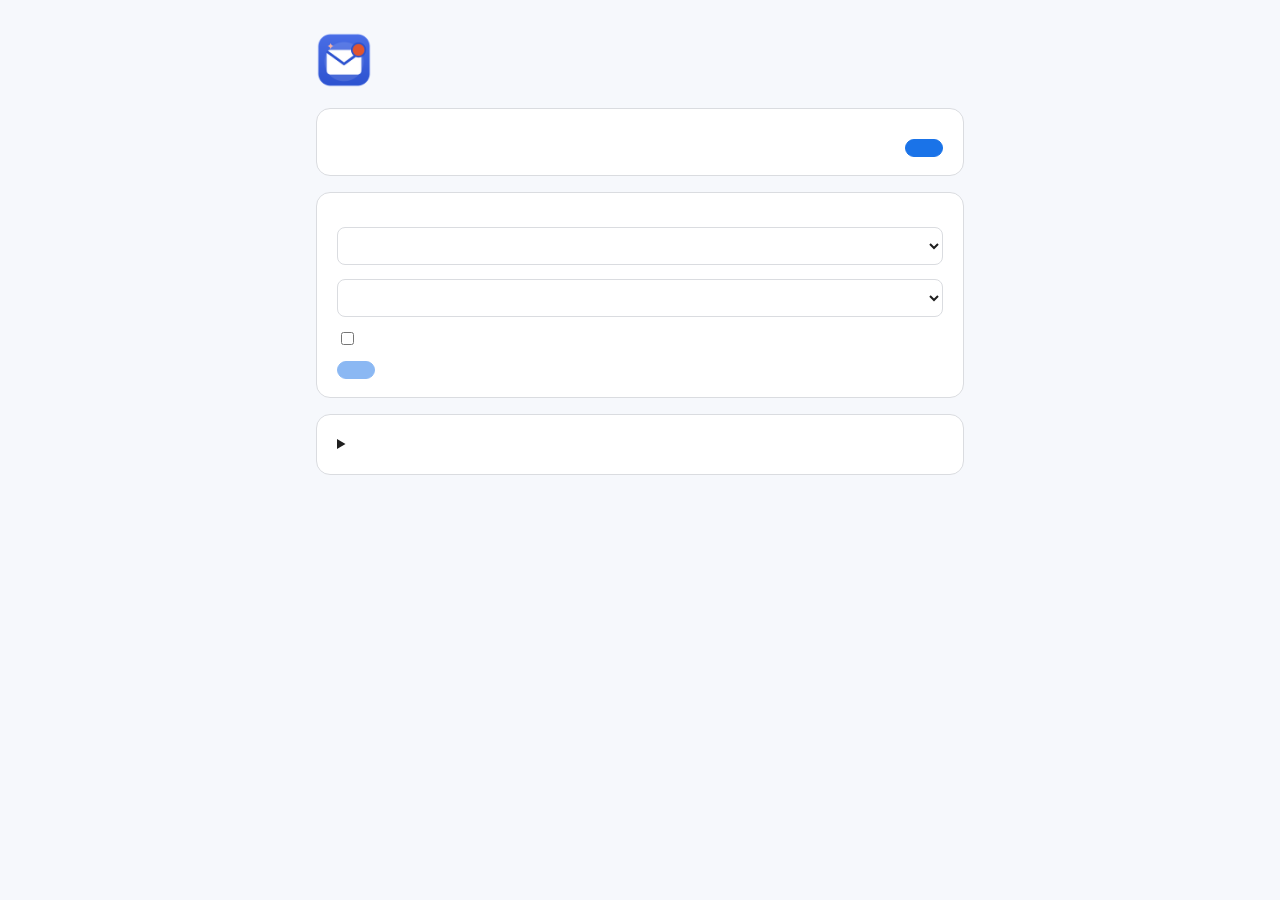
<file: extension/export.html>
<!doctype html>
<html>
<head>
  <meta charset="utf-8">
  <meta name="viewport" content="width=device-width, initial-scale=1">
  <title>Mailtice</title>
  <link rel="icon" href="icons/32.png">
  <link rel="stylesheet" href="src/style.css">
</head>
<body>
  <main>
    <header>
      <img src="icons/128.png" alt="" width="56" height="56">
      <div>
        <h1 data-i18n="title"></h1>
        <p class="muted" data-i18n="lead"></p>
      </div>
    </header>

    <section class="card">
      <h2 data-i18n="stepAccount"></h2>
      <div class="row">
        <span id="account" class="grow muted"></span>
        <button id="signin" class="primary" data-i18n="signIn"></button>
      </div>
    </section>

    <section class="card">
      <h2 data-i18n="stepWhat"></h2>
      <label class="field"><span data-i18n="range"></span>
        <select id="range">
          <option value="7" data-i18n="range7"></option>
          <option value="30" data-i18n="range30" selected></option>
          <option value="60" data-i18n="range60"></option>
          <option value="90" data-i18n="range90"></option>
          <option value="180" data-i18n="range180"></option>
          <option value="365" data-i18n="range365"></option>
          <option value="0" data-i18n="rangeAll"></option>
        </select>
      </label>
      <label class="field"><span data-i18n="attachments"></span>
        <select id="attachments">
          <option value="0" data-i18n="attNone"></option>
          <option value="10" data-i18n="att10" selected></option>
          <option value="25" data-i18n="att25"></option>
          <option value="-1" data-i18n="attAll"></option>
        </select>
      </label>
      <label class="check"><input type="checkbox" id="spamTrash"> <span data-i18n="spamTrash"></span></label>
      <p class="muted small" data-i18n="privacy"></p>
      <div class="row">
        <button id="start" class="primary" data-i18n="start" disabled></button>
        <button id="cancel" data-i18n="cancel" hidden></button>
      </div>
      <div id="status" class="status" hidden>
        <progress id="bar" max="1" value="0"></progress>
        <p id="statusText"></p>
        <p id="keepOpen" class="muted small" data-i18n="keepOpen" hidden></p>
      </div>
    </section>

    <details class="card" id="setupBox">
      <summary data-i18n="setup"></summary>
      <p class="small" data-i18n="setupText"></p>
      <div class="row">
        <code id="redirect" class="grow" dir="ltr"></code>
        <button id="copy" data-i18n="copy"></button>
      </div>
      <label class="field"><span data-i18n="clientId"></span>
        <input id="clientId" dir="ltr" spellcheck="false" placeholder="1234-abc.apps.googleusercontent.com">
      </label>
      <div class="row"><button id="saveClient" data-i18n="save"></button> <span id="savedNote" class="muted small"></span></div>
    </details>
  </main>
  <script type="module" src="src/export-page.js"></script>
</body>
</html>
</file>
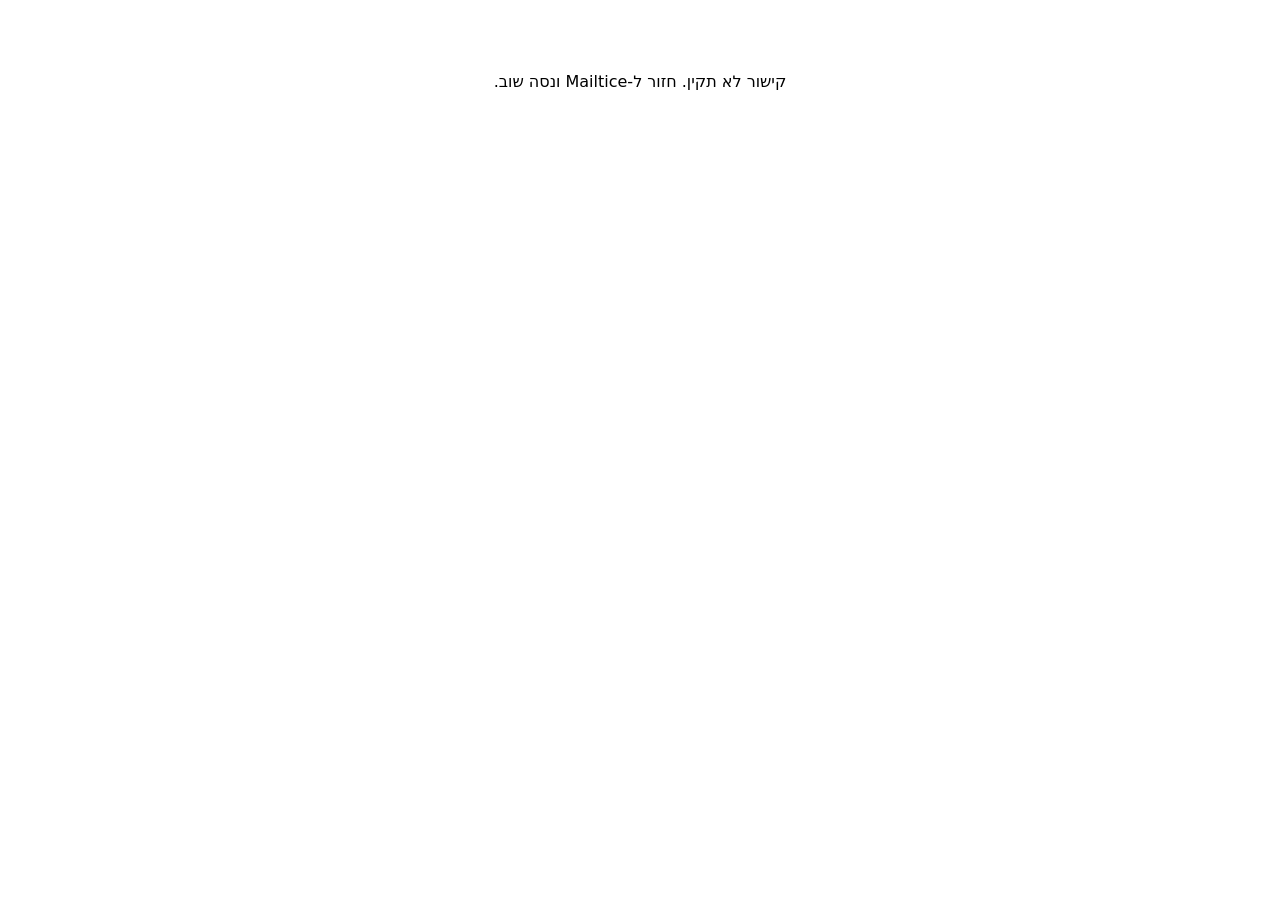
<file: website/oauth-relay.html>
<!doctype html>
<!--
  Yahoo accepts only https redirect URIs, but the desktop app listens on http://127.0.0.1:<port>.
  Host this page (e.g. GitHub Pages) and register its URL as the Yahoo redirect. The app puts its
  loopback port in `state` as "<port>.<random>", and this page forwards the query to that port.
  Nothing is stored or sent anywhere else.
-->
<html lang="he" dir="rtl">
<head>
  <meta charset="utf-8">
  <meta name="referrer" content="no-referrer">
  <title>Mailtice</title>
</head>
<body style="font-family: system-ui; text-align: center; padding: 48px">
  <p id="msg">מעביר ל-Mailtice…</p>
  <script>
    (function () {
      var params = new URLSearchParams(location.search);
      var port = (params.get("state") || "").split(".")[0];
      if (!/^\d{2,5}$/.test(port)) {
        document.getElementById("msg").textContent = "קישור לא תקין. חזור ל-Mailtice ונסה שוב.";
        return;
      }
      location.replace("http://127.0.0.1:" + port + "/" + location.search);
    })();
  </script>
</body>
</html>
</file>
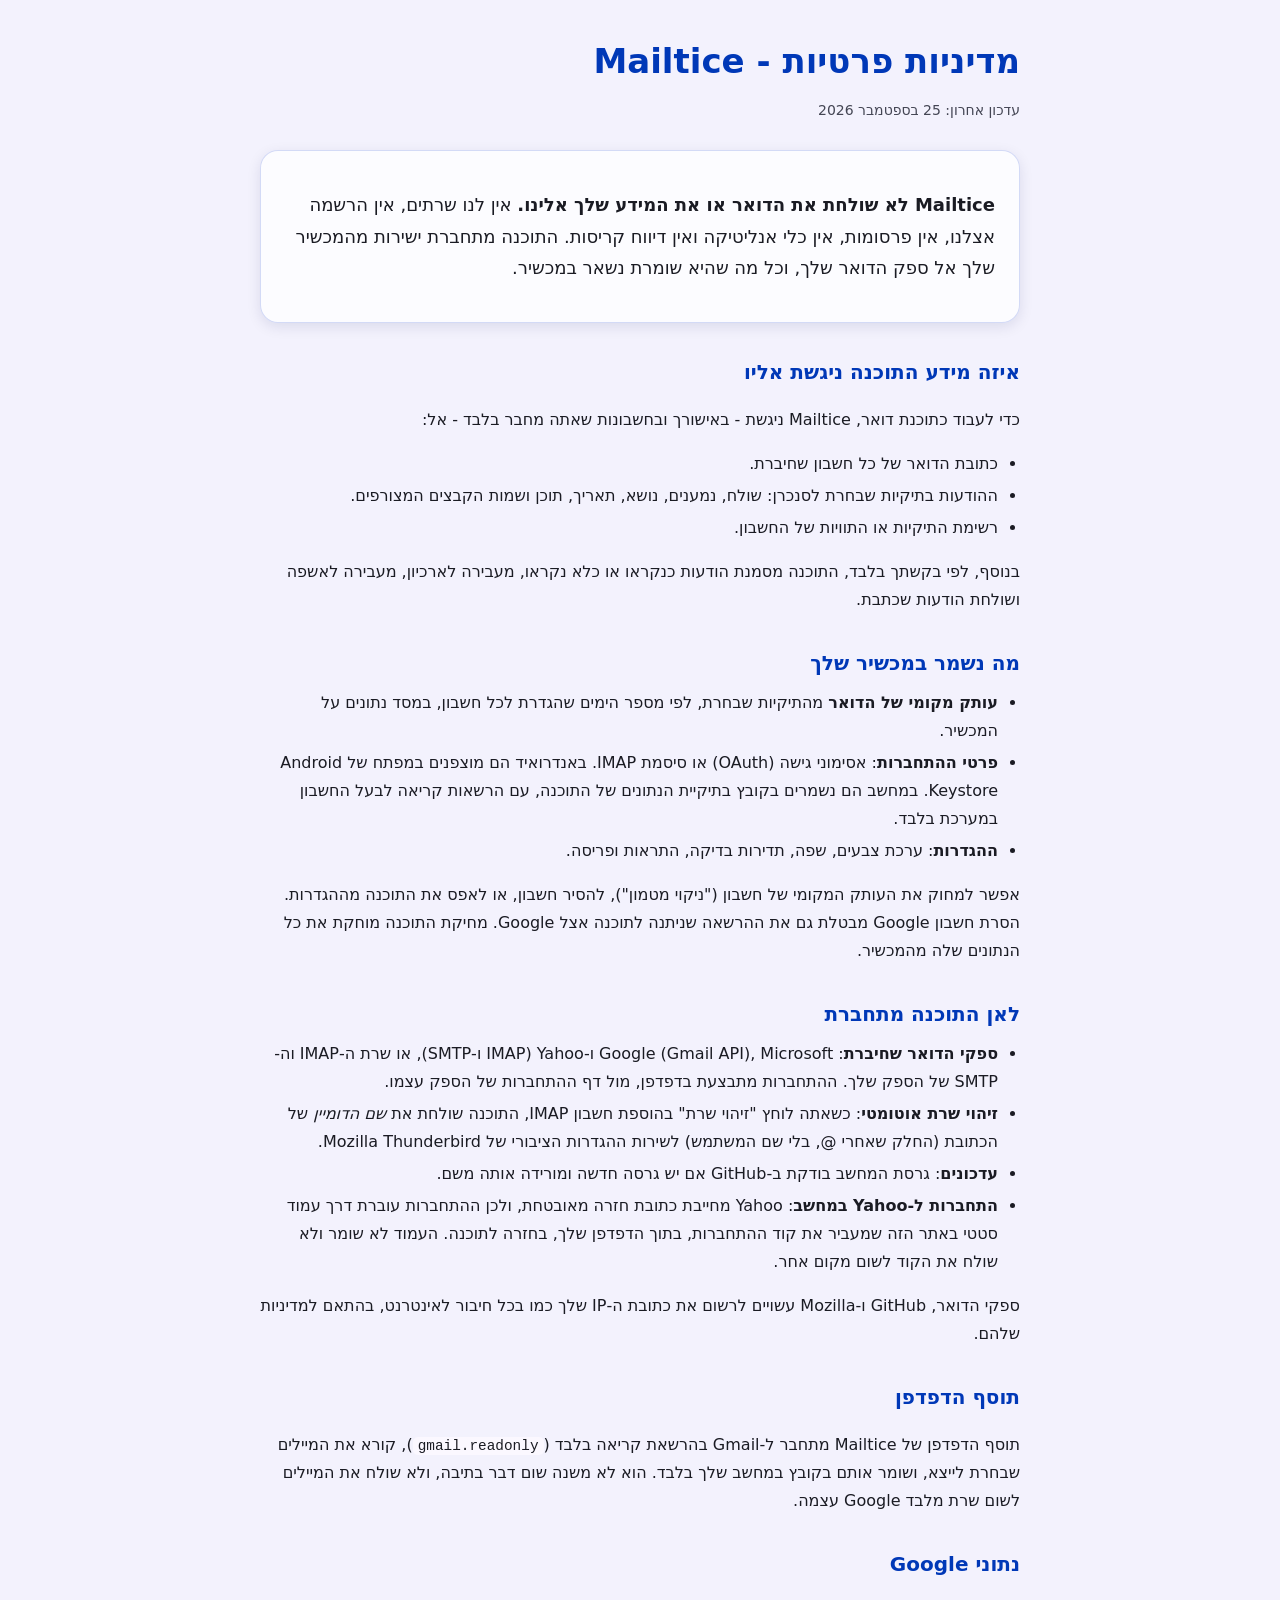
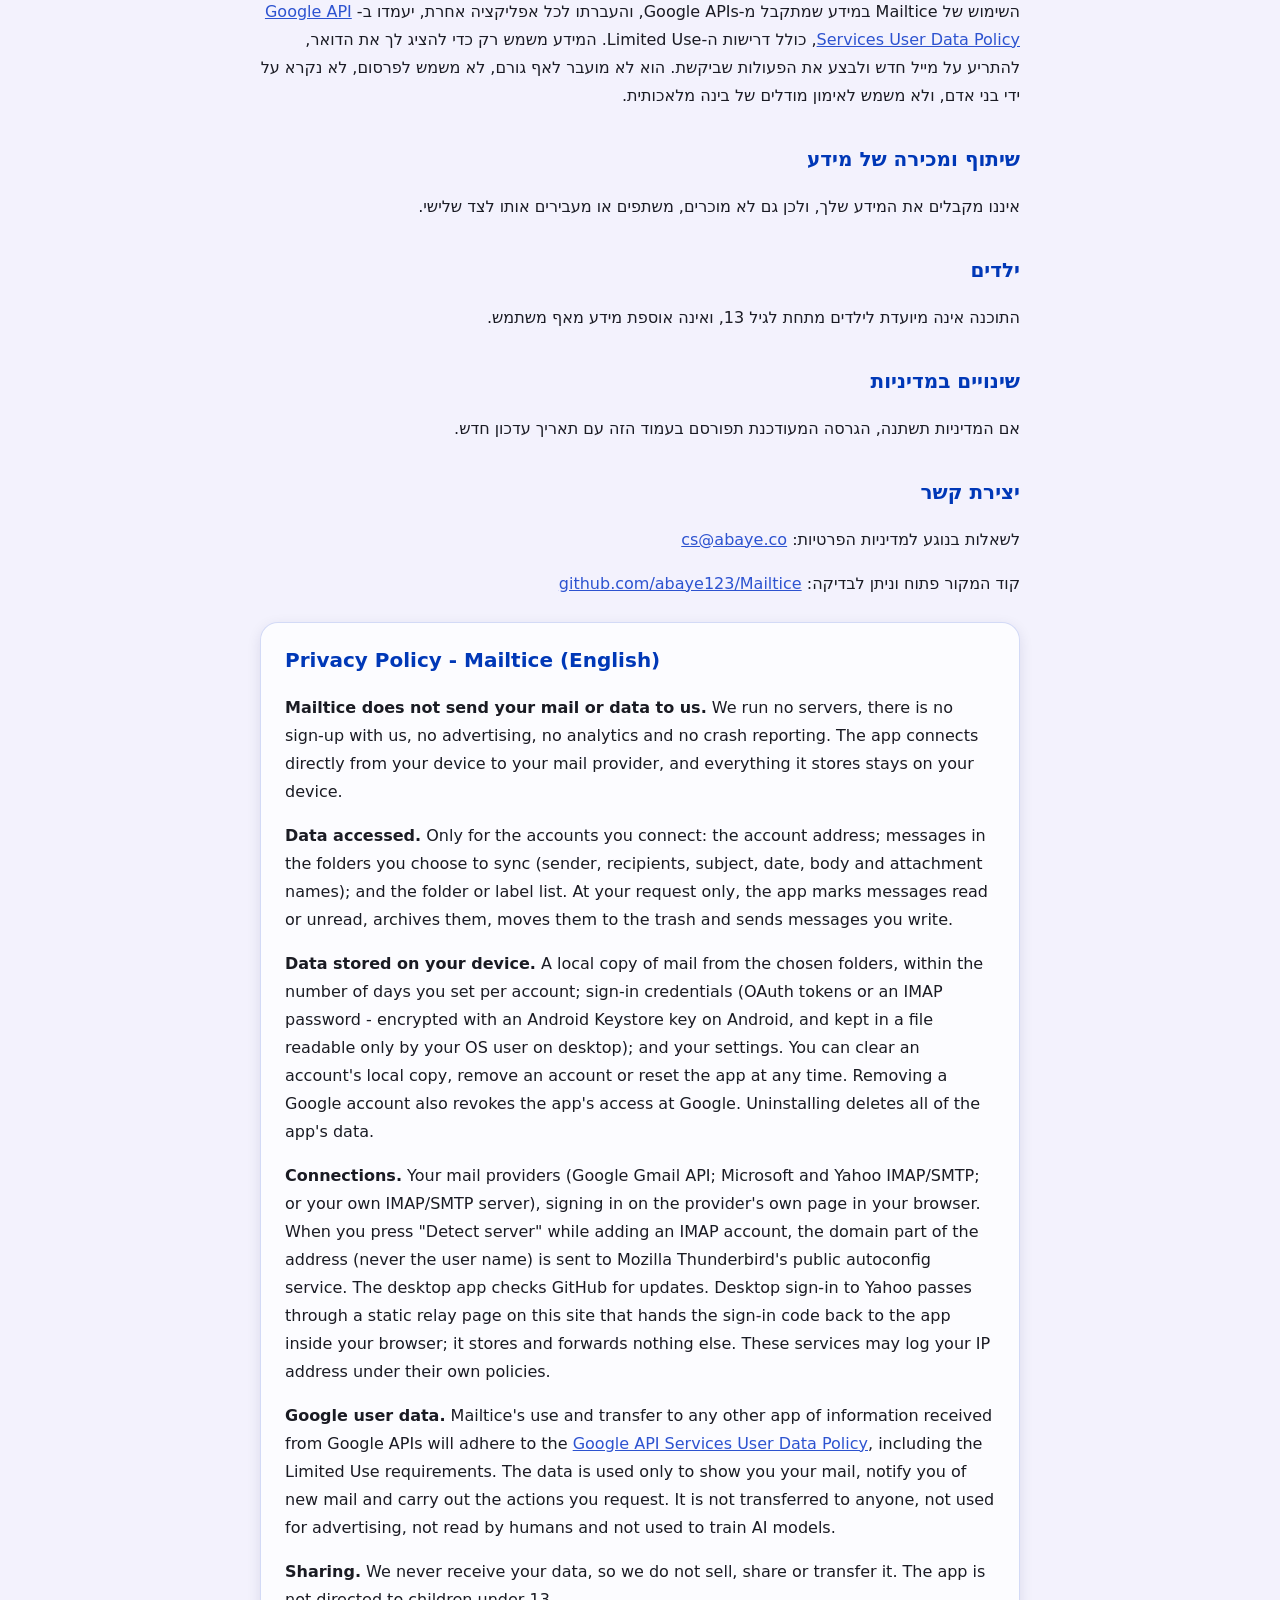
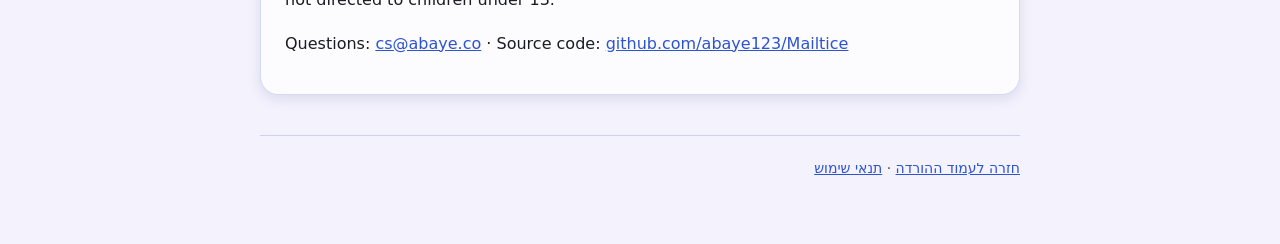
<file: website/privacy.html>
<!DOCTYPE html>
<html lang="he" dir="rtl">
<head>
<meta charset="utf-8" />
<meta name="viewport" content="width=device-width, initial-scale=1" />
<title>Mailtice | מדיניות פרטיות</title>
<link rel="icon" href="AppIcon.png" />
<style>
  :root {
    /* Same tokens as index.html, kept in step with it by hand. */
    --brand-900: #001452;
    --brand-700: #0038B7;
    --brand-500: #2D53D0;
    --brand-300: #B7C4FF;

    --paper: #F3F2FD;
    --paper-soft: #FBF8FF;
    --ink: #1A1B23;
    --ink-soft: #444654;

    --card: rgba(255, 255, 255, 0.74);
    --card-border: rgba(45, 83, 208, 0.20);
    --shadow-sm: 0 4px 14px rgba(0, 20, 82, 0.10);
    --radius-lg: 18px;

    --font: "Segoe UI Variable", "Segoe UI", "Assistant", "Rubik",
            system-ui, -apple-system, "Helvetica Neue", Arial, sans-serif;
  }

  @media (prefers-color-scheme: dark) {
    :root {
      --paper: #12131A;
      --paper-soft: #1A1B23;
      --ink: #E2E1EC;
      --ink-soft: #C4C5D6;
      --card: rgba(30, 31, 39, 0.66);
      --card-border: rgba(75, 109, 234, 0.26);
      --shadow-sm: 0 4px 14px rgba(0, 0, 0, 0.32);
    }
  }

  * { box-sizing: border-box; }
  html, body { margin: 0; padding: 0; }

  body {
    font-family: var(--font);
    background: var(--paper);
    color: var(--ink);
    line-height: 1.75;
    padding: 32px 20px 64px;
  }

  main { max-width: 760px; margin: 0 auto; }

  h1 {
    font-size: clamp(26px, 5vw, 34px);
    color: var(--brand-700);
    margin: 0 0 6px;
  }

  h2 {
    font-size: 20px;
    color: var(--brand-700);
    margin: 32px 0 8px;
  }

  @media (prefers-color-scheme: dark) {
    h1, h2 { color: var(--brand-300); }
  }

  .updated { color: var(--ink-soft); font-size: 14px; margin: 0 0 28px; }

  .card {
    background: var(--card);
    border: 1px solid var(--card-border);
    border-radius: var(--radius-lg);
    box-shadow: var(--shadow-sm);
    padding: 20px 24px;
    margin: 24px 0;
  }

  .lede { font-size: 18px; }

  ul { padding-inline-start: 22px; margin: 8px 0; }
  li { margin: 4px 0; }

  a { color: var(--brand-500); }
  @media (prefers-color-scheme: dark) { a { color: var(--brand-300); } }

  code {
    font-family: "Cascadia Code", Consolas, monospace;
    font-size: 0.9em;
    background: var(--paper-soft);
    padding: 1px 5px;
    border-radius: 5px;
  }

  footer {
    margin-top: 40px;
    padding-top: 20px;
    border-top: 1px solid var(--card-border);
    color: var(--ink-soft);
    font-size: 14px;
  }

  .en { direction: ltr; text-align: left; }
</style>
</head>
<body>
<main>

  <h1>מדיניות פרטיות - Mailtice</h1>
  <p class="updated">עדכון אחרון: 25 בספטמבר 2026</p>

  <div class="card">
    <p class="lede">
      <strong>Mailtice לא שולחת את הדואר או את המידע שלך אלינו.</strong>
      אין לנו שרתים, אין הרשמה אצלנו, אין פרסומות, אין כלי אנליטיקה ואין דיווח קריסות.
      התוכנה מתחברת ישירות מהמכשיר שלך אל ספק הדואר שלך, וכל מה שהיא שומרת נשאר במכשיר.
    </p>
  </div>

  <h2>איזה מידע התוכנה ניגשת אליו</h2>
  <p>כדי לעבוד כתוכנת דואר, Mailtice ניגשת - באישורך ובחשבונות שאתה מחבר בלבד - אל:</p>
  <ul>
    <li>כתובת הדואר של כל חשבון שחיברת.</li>
    <li>ההודעות בתיקיות שבחרת לסנכרן: שולח, נמענים, נושא, תאריך, תוכן ושמות הקבצים המצורפים.</li>
    <li>רשימת התיקיות או התוויות של החשבון.</li>
  </ul>
  <p>
    בנוסף, לפי בקשתך בלבד, התוכנה מסמנת הודעות כנקראו או כלא נקראו, מעבירה לארכיון,
    מעבירה לאשפה ושולחת הודעות שכתבת.
  </p>

  <h2>מה נשמר במכשיר שלך</h2>
  <ul>
    <li><strong>עותק מקומי של הדואר</strong> מהתיקיות שבחרת, לפי מספר הימים שהגדרת לכל חשבון, במסד נתונים על המכשיר.</li>
    <li><strong>פרטי ההתחברות</strong>: אסימוני גישה (OAuth) או סיסמת IMAP. באנדרואיד הם מוצפנים במפתח של Android Keystore.
      במחשב הם נשמרים בקובץ בתיקיית הנתונים של התוכנה, עם הרשאות קריאה לבעל החשבון במערכת בלבד.</li>
    <li><strong>ההגדרות</strong>: ערכת צבעים, שפה, תדירות בדיקה, התראות ופריסה.</li>
  </ul>
  <p>
    אפשר למחוק את העותק המקומי של חשבון ("ניקוי מטמון"), להסיר חשבון, או לאפס את התוכנה מההגדרות.
    הסרת חשבון Google מבטלת גם את ההרשאה שניתנה לתוכנה אצל Google.
    מחיקת התוכנה מוחקת את כל הנתונים שלה מהמכשיר.
  </p>

  <h2>לאן התוכנה מתחברת</h2>
  <ul>
    <li><strong>ספקי הדואר שחיברת</strong>: Google (Gmail API), Microsoft ו-Yahoo (IMAP ו-SMTP), או שרת ה-IMAP וה-SMTP של הספק שלך.
      ההתחברות מתבצעת בדפדפן, מול דף ההתחברות של הספק עצמו.</li>
    <li><strong>זיהוי שרת אוטומטי</strong>: כשאתה לוחץ "זיהוי שרת" בהוספת חשבון IMAP, התוכנה שולחת את <em>שם הדומיין</em> של הכתובת
      (החלק שאחרי @, בלי שם המשתמש) לשירות ההגדרות הציבורי של Mozilla Thunderbird.</li>
    <li><strong>עדכונים</strong>: גרסת המחשב בודקת ב-GitHub אם יש גרסה חדשה ומורידה אותה משם.</li>
    <li><strong>התחברות ל-Yahoo במחשב</strong>: Yahoo מחייבת כתובת חזרה מאובטחת, ולכן ההתחברות עוברת דרך עמוד סטטי באתר הזה
      שמעביר את קוד ההתחברות, בתוך הדפדפן שלך, בחזרה לתוכנה. העמוד לא שומר ולא שולח את הקוד לשום מקום אחר.</li>
  </ul>
  <p>
    ספקי הדואר, GitHub ו-Mozilla עשויים לרשום את כתובת ה-IP שלך כמו בכל חיבור לאינטרנט, בהתאם למדיניות שלהם.
  </p>

  <h2>תוסף הדפדפן</h2>
  <p>
    תוסף הדפדפן של Mailtice מתחבר ל-Gmail בהרשאת קריאה בלבד (<code>gmail.readonly</code>), קורא את המיילים שבחרת לייצא,
    ושומר אותם בקובץ במחשב שלך בלבד. הוא לא משנה שום דבר בתיבה, ולא שולח את המיילים לשום שרת מלבד Google עצמה.
  </p>

  <h2>נתוני Google</h2>
  <p>
    השימוש של Mailtice במידע שמתקבל מ-Google APIs, והעברתו לכל אפליקציה אחרת, יעמדו ב-
    <a href="https://developers.google.com/terms/api-services-user-data-policy" target="_blank" rel="noopener">Google API Services User Data Policy</a>,
    כולל דרישות ה-Limited Use.
    המידע משמש רק כדי להציג לך את הדואר, להתריע על מייל חדש ולבצע את הפעולות שביקשת. הוא לא מועבר לאף גורם,
    לא משמש לפרסום, לא נקרא על ידי בני אדם, ולא משמש לאימון מודלים של בינה מלאכותית.
  </p>

  <h2>שיתוף ומכירה של מידע</h2>
  <p>איננו מקבלים את המידע שלך, ולכן גם לא מוכרים, משתפים או מעבירים אותו לצד שלישי.</p>

  <h2>ילדים</h2>
  <p>התוכנה אינה מיועדת לילדים מתחת לגיל 13, ואינה אוספת מידע מאף משתמש.</p>

  <h2>שינויים במדיניות</h2>
  <p>אם המדיניות תשתנה, הגרסה המעודכנת תפורסם בעמוד הזה עם תאריך עדכון חדש.</p>

  <h2>יצירת קשר</h2>
  <p>לשאלות בנוגע למדיניות הפרטיות: <a href="mailto:cs@abaye.co">cs@abaye.co</a></p>
  <p>קוד המקור פתוח וניתן לבדיקה: <a href="https://github.com/abaye123/Mailtice">github.com/abaye123/Mailtice</a></p>

  <div class="card en" lang="en">
    <h2 style="margin-top:0">Privacy Policy - Mailtice (English)</h2>
    <p><strong>Mailtice does not send your mail or data to us.</strong> We run no servers, there is no sign-up with us,
      no advertising, no analytics and no crash reporting. The app connects directly from your device to your mail
      provider, and everything it stores stays on your device.</p>
    <p><strong>Data accessed.</strong> Only for the accounts you connect: the account address; messages in the folders
      you choose to sync (sender, recipients, subject, date, body and attachment names); and the folder or label list.
      At your request only, the app marks messages read or unread, archives them, moves them to the trash and sends
      messages you write.</p>
    <p><strong>Data stored on your device.</strong> A local copy of mail from the chosen folders, within the number of
      days you set per account; sign-in credentials (OAuth tokens or an IMAP password - encrypted with an Android
      Keystore key on Android, and kept in a file readable only by your OS user on desktop); and your settings. You can
      clear an account's local copy, remove an account or reset the app at any time. Removing a Google account also
      revokes the app's access at Google. Uninstalling deletes all of the app's data.</p>
    <p><strong>Connections.</strong> Your mail providers (Google Gmail API; Microsoft and Yahoo IMAP/SMTP; or your own
      IMAP/SMTP server), signing in on the provider's own page in your browser. When you press "Detect server" while
      adding an IMAP account, the domain part of the address (never the user name) is sent to Mozilla Thunderbird's
      public autoconfig service. The desktop app checks GitHub for updates. Desktop sign-in to Yahoo passes through a
      static relay page on this site that hands the sign-in code back to the app inside your browser; it stores and
      forwards nothing else. These services may log your IP address under their own policies.</p>
    <p><strong>Google user data.</strong> Mailtice's use and transfer to any other app of information received from
      Google APIs will adhere to the
      <a href="https://developers.google.com/terms/api-services-user-data-policy" target="_blank" rel="noopener">Google API Services User Data Policy</a>,
      including the Limited Use requirements. The data is used only to show you your mail, notify you of new mail and
      carry out the actions you request. It is not transferred to anyone, not used for advertising, not read by humans
      and not used to train AI models.</p>
    <p><strong>Sharing.</strong> We never receive your data, so we do not sell, share or transfer it.
      The app is not directed to children under 13.</p>
    <p>Questions: <a href="mailto:cs@abaye.co">cs@abaye.co</a> ·
      Source code: <a href="https://github.com/abaye123/Mailtice">github.com/abaye123/Mailtice</a></p>
  </div>

  <footer>
    <a href="./">חזרה לעמוד ההורדה</a> · <a href="terms.html">תנאי שימוש</a>
  </footer>

</main>
</body>
</html>
</file>
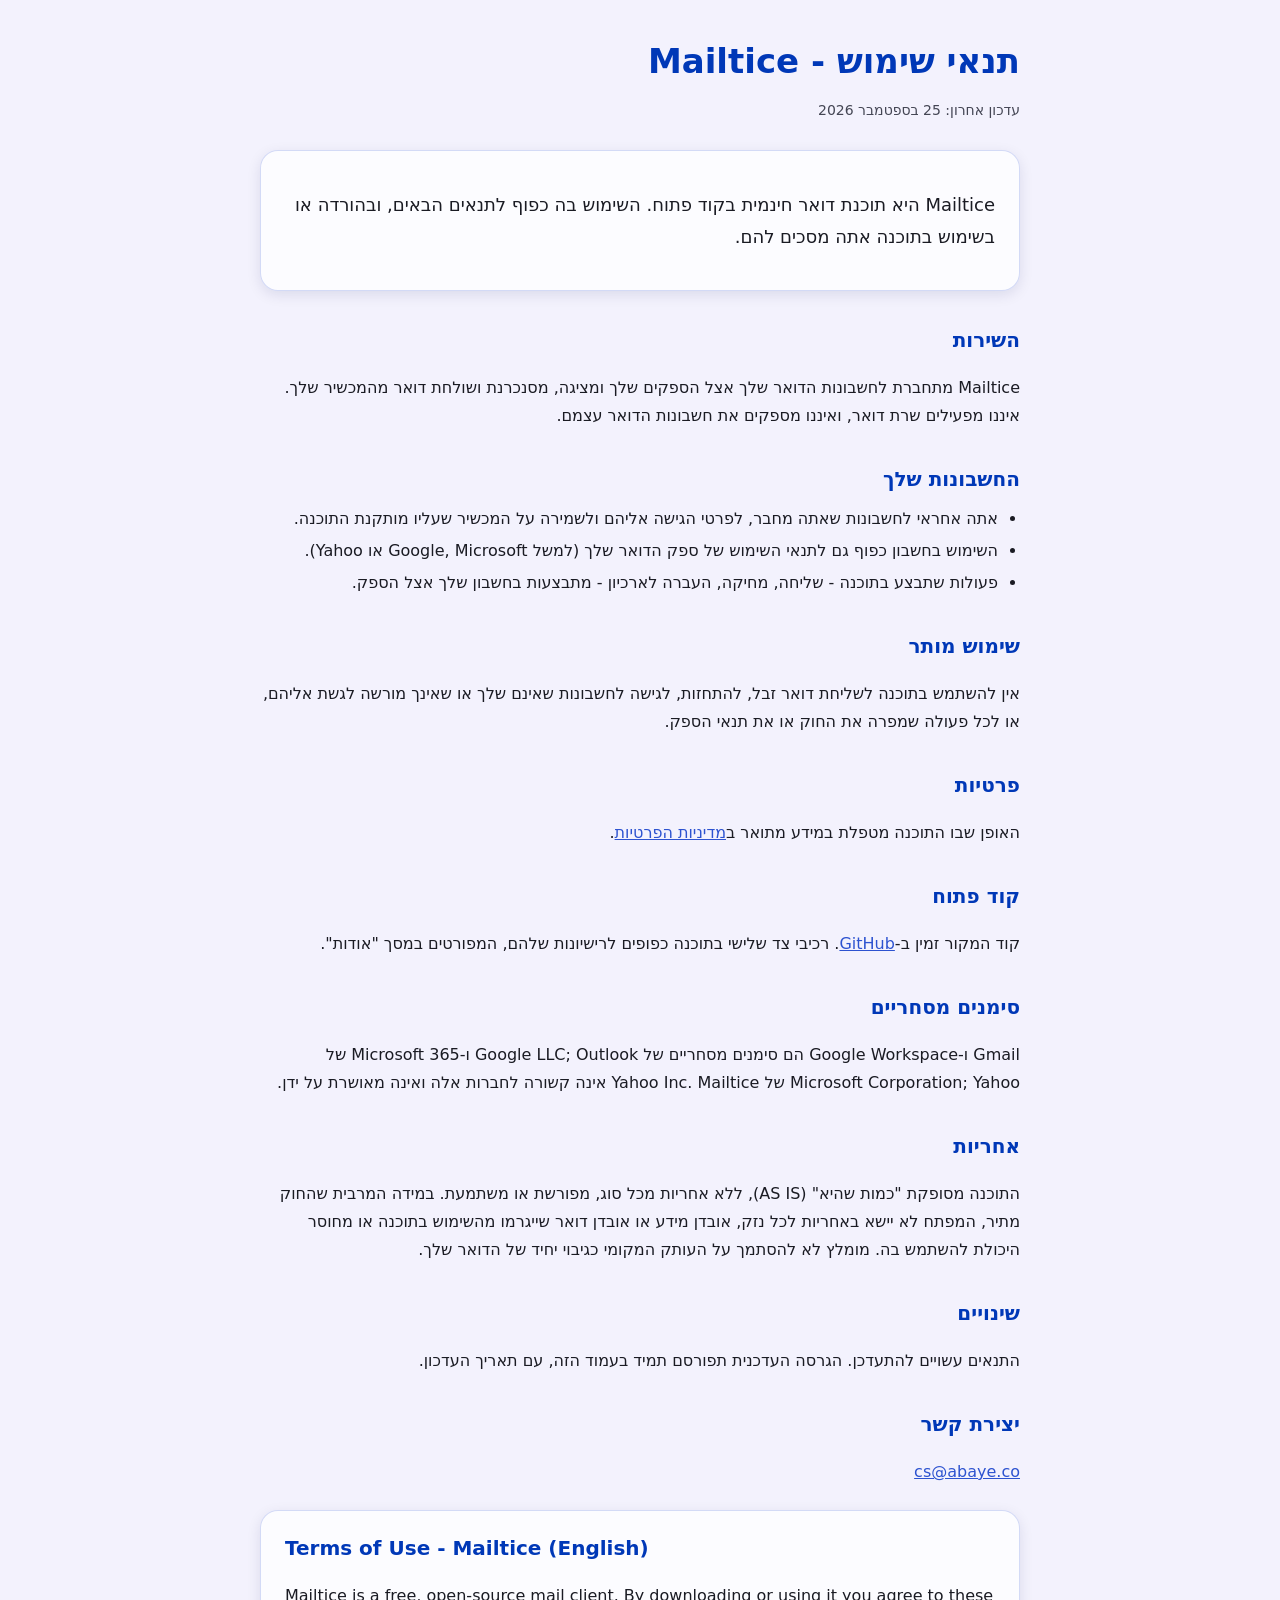
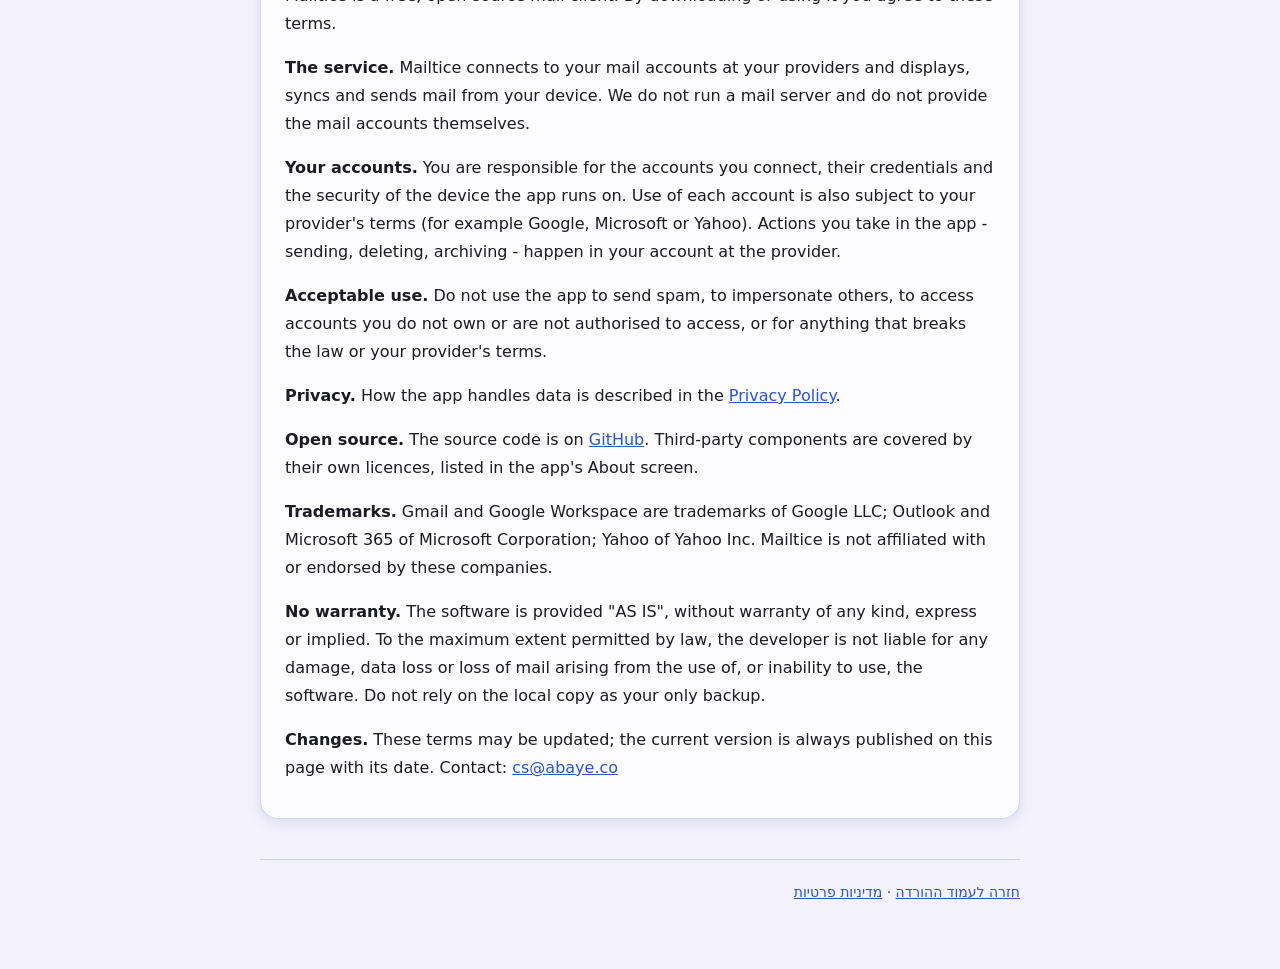
<file: website/terms.html>
<!DOCTYPE html>
<html lang="he" dir="rtl">
<head>
<meta charset="utf-8" />
<meta name="viewport" content="width=device-width, initial-scale=1" />
<title>Mailtice | תנאי שימוש</title>
<link rel="icon" href="AppIcon.png" />
<style>
  :root {
    /* Same tokens as index.html, kept in step with it by hand. */
    --brand-900: #001452;
    --brand-700: #0038B7;
    --brand-500: #2D53D0;
    --brand-300: #B7C4FF;

    --paper: #F3F2FD;
    --paper-soft: #FBF8FF;
    --ink: #1A1B23;
    --ink-soft: #444654;

    --card: rgba(255, 255, 255, 0.74);
    --card-border: rgba(45, 83, 208, 0.20);
    --shadow-sm: 0 4px 14px rgba(0, 20, 82, 0.10);
    --radius-lg: 18px;

    --font: "Segoe UI Variable", "Segoe UI", "Assistant", "Rubik",
            system-ui, -apple-system, "Helvetica Neue", Arial, sans-serif;
  }

  @media (prefers-color-scheme: dark) {
    :root {
      --paper: #12131A;
      --paper-soft: #1A1B23;
      --ink: #E2E1EC;
      --ink-soft: #C4C5D6;
      --card: rgba(30, 31, 39, 0.66);
      --card-border: rgba(75, 109, 234, 0.26);
      --shadow-sm: 0 4px 14px rgba(0, 0, 0, 0.32);
    }
  }

  * { box-sizing: border-box; }
  html, body { margin: 0; padding: 0; }

  body {
    font-family: var(--font);
    background: var(--paper);
    color: var(--ink);
    line-height: 1.75;
    padding: 32px 20px 64px;
  }

  main { max-width: 760px; margin: 0 auto; }

  h1 {
    font-size: clamp(26px, 5vw, 34px);
    color: var(--brand-700);
    margin: 0 0 6px;
  }

  h2 {
    font-size: 20px;
    color: var(--brand-700);
    margin: 32px 0 8px;
  }

  @media (prefers-color-scheme: dark) {
    h1, h2 { color: var(--brand-300); }
  }

  .updated { color: var(--ink-soft); font-size: 14px; margin: 0 0 28px; }

  .card {
    background: var(--card);
    border: 1px solid var(--card-border);
    border-radius: var(--radius-lg);
    box-shadow: var(--shadow-sm);
    padding: 20px 24px;
    margin: 24px 0;
  }

  .lede { font-size: 18px; }

  ul { padding-inline-start: 22px; margin: 8px 0; }
  li { margin: 4px 0; }

  a { color: var(--brand-500); }
  @media (prefers-color-scheme: dark) { a { color: var(--brand-300); } }

  code {
    font-family: "Cascadia Code", Consolas, monospace;
    font-size: 0.9em;
    background: var(--paper-soft);
    padding: 1px 5px;
    border-radius: 5px;
  }

  footer {
    margin-top: 40px;
    padding-top: 20px;
    border-top: 1px solid var(--card-border);
    color: var(--ink-soft);
    font-size: 14px;
  }

  .en { direction: ltr; text-align: left; }
</style>
</head>
<body>
<main>

  <h1>תנאי שימוש - Mailtice</h1>
  <p class="updated">עדכון אחרון: 25 בספטמבר 2026</p>

  <div class="card">
    <p class="lede">
      Mailtice היא תוכנת דואר חינמית בקוד פתוח. השימוש בה כפוף לתנאים הבאים,
      ובהורדה או בשימוש בתוכנה אתה מסכים להם.
    </p>
  </div>

  <h2>השירות</h2>
  <p>
    Mailtice מתחברת לחשבונות הדואר שלך אצל הספקים שלך ומציגה, מסנכרנת ושולחת דואר מהמכשיר שלך.
    איננו מפעילים שרת דואר, ואיננו מספקים את חשבונות הדואר עצמם.
  </p>

  <h2>החשבונות שלך</h2>
  <ul>
    <li>אתה אחראי לחשבונות שאתה מחבר, לפרטי הגישה אליהם ולשמירה על המכשיר שעליו מותקנת התוכנה.</li>
    <li>השימוש בחשבון כפוף גם לתנאי השימוש של ספק הדואר שלך (למשל Google, Microsoft או Yahoo).</li>
    <li>פעולות שתבצע בתוכנה - שליחה, מחיקה, העברה לארכיון - מתבצעות בחשבון שלך אצל הספק.</li>
  </ul>

  <h2>שימוש מותר</h2>
  <p>
    אין להשתמש בתוכנה לשליחת דואר זבל, להתחזות, לגישה לחשבונות שאינם שלך או שאינך מורשה לגשת אליהם,
    או לכל פעולה שמפרה את החוק או את תנאי הספק.
  </p>

  <h2>פרטיות</h2>
  <p>
    האופן שבו התוכנה מטפלת במידע מתואר ב<a href="privacy.html">מדיניות הפרטיות</a>.
  </p>

  <h2>קוד פתוח</h2>
  <p>
    קוד המקור זמין ב-<a href="https://github.com/abaye123/Mailtice">GitHub</a>. רכיבי צד שלישי בתוכנה
    כפופים לרישיונות שלהם, המפורטים במסך "אודות".
  </p>

  <h2>סימנים מסחריים</h2>
  <p>
    Gmail ו-Google Workspace הם סימנים מסחריים של Google LLC; Outlook ו-Microsoft 365 של Microsoft Corporation;
    Yahoo של Yahoo Inc. Mailtice אינה קשורה לחברות אלה ואינה מאושרת על ידן.
  </p>

  <h2>אחריות</h2>
  <p>
    התוכנה מסופקת "כמות שהיא" (AS IS), ללא אחריות מכל סוג, מפורשת או משתמעת.
    במידה המרבית שהחוק מתיר, המפתח לא יישא באחריות לכל נזק, אובדן מידע או אובדן דואר שייגרמו מהשימוש בתוכנה
    או מחוסר היכולת להשתמש בה. מומלץ לא להסתמך על העותק המקומי כגיבוי יחיד של הדואר שלך.
  </p>

  <h2>שינויים</h2>
  <p>
    התנאים עשויים להתעדכן. הגרסה העדכנית תפורסם תמיד בעמוד הזה, עם תאריך העדכון.
  </p>

  <h2>יצירת קשר</h2>
  <p><a href="mailto:cs@abaye.co">cs@abaye.co</a></p>

  <div class="card en" lang="en">
    <h2 style="margin-top:0">Terms of Use - Mailtice (English)</h2>
    <p>Mailtice is a free, open-source mail client. By downloading or using it you agree to these terms.</p>
    <p><strong>The service.</strong> Mailtice connects to your mail accounts at your providers and displays, syncs and
      sends mail from your device. We do not run a mail server and do not provide the mail accounts themselves.</p>
    <p><strong>Your accounts.</strong> You are responsible for the accounts you connect, their credentials and the
      security of the device the app runs on. Use of each account is also subject to your provider's terms (for example
      Google, Microsoft or Yahoo). Actions you take in the app - sending, deleting, archiving - happen in your account at
      the provider.</p>
    <p><strong>Acceptable use.</strong> Do not use the app to send spam, to impersonate others, to access accounts you
      do not own or are not authorised to access, or for anything that breaks the law or your provider's terms.</p>
    <p><strong>Privacy.</strong> How the app handles data is described in the <a href="privacy.html">Privacy Policy</a>.</p>
    <p><strong>Open source.</strong> The source code is on <a href="https://github.com/abaye123/Mailtice">GitHub</a>.
      Third-party components are covered by their own licences, listed in the app's About screen.</p>
    <p><strong>Trademarks.</strong> Gmail and Google Workspace are trademarks of Google LLC; Outlook and Microsoft 365 of
      Microsoft Corporation; Yahoo of Yahoo Inc. Mailtice is not affiliated with or endorsed by these companies.</p>
    <p><strong>No warranty.</strong> The software is provided "AS IS", without warranty of any kind, express or implied.
      To the maximum extent permitted by law, the developer is not liable for any damage, data loss or loss of mail
      arising from the use of, or inability to use, the software. Do not rely on the local copy as your only backup.</p>
    <p><strong>Changes.</strong> These terms may be updated; the current version is always published on this page with
      its date. Contact: <a href="mailto:cs@abaye.co">cs@abaye.co</a></p>
  </div>

  <footer>
    <a href="./">חזרה לעמוד ההורדה</a> · <a href="privacy.html">מדיניות פרטיות</a>
  </footer>

</main>
</body>
</html>
</file>
<file: extension/src/style.css>
:root {
  color-scheme: light dark;
  --bg: #f6f8fc;
  --card: #ffffff;
  --text: #1f1f1f;
  --muted: #5f6368;
  --line: #dadce0;
  --accent: #1a73e8;
  --on-accent: #ffffff;
  --danger: #c5221f;
  font-family: "Segoe UI", Rubik, Heebo, system-ui, sans-serif;
}
@media (prefers-color-scheme: dark) {
  :root { --bg: #1b1c1e; --card: #26282b; --text: #e8eaed; --muted: #9aa0a6; --line: #3c4043; --accent: #8ab4f8; --on-accent: #202124; --danger: #f28b82; }
}
* { box-sizing: border-box; }
body { margin: 0; background: var(--bg); color: var(--text); font-size: 15px; line-height: 1.5; }
main { max-width: 680px; margin: 0 auto; padding: 32px 16px 64px; }
header { display: flex; gap: 16px; align-items: flex-start; margin-bottom: 20px; }
h1 { font-size: 24px; margin: 0 0 4px; }
h2 { font-size: 16px; margin: 0 0 12px; }
.card { background: var(--card); border: 1px solid var(--line); border-radius: 14px; padding: 18px 20px; margin-bottom: 16px; }
summary { cursor: pointer; font-weight: 600; }
.muted { color: var(--muted); }
.small { font-size: 13px; }
.row { display: flex; gap: 10px; align-items: center; flex-wrap: wrap; margin-top: 10px; }
.grow { flex: 1; min-width: 0; overflow-wrap: anywhere; }
.field { display: flex; flex-direction: column; gap: 4px; margin: 10px 0; }
.check { display: flex; gap: 8px; align-items: center; margin: 12px 0; }
select, input { font: inherit; color: inherit; background: transparent; border: 1px solid var(--line); border-radius: 8px; padding: 8px 10px; }
select option { background: var(--card); }
button { font: inherit; border-radius: 20px; padding: 8px 18px; border: 1px solid var(--line); background: transparent; color: var(--accent); cursor: pointer; }
button.primary { background: var(--accent); border-color: var(--accent); color: var(--on-accent); }
button:disabled { opacity: .5; cursor: default; }
code { background: var(--bg); border-radius: 6px; padding: 6px 8px; font-size: 13px; }
.status { margin-top: 14px; }
.status.error #statusText { color: var(--danger); }
progress { width: 100%; height: 8px; accent-color: var(--accent); }
body.popup { width: 300px; padding: 16px; display: flex; flex-direction: column; align-items: center; text-align: center; gap: 4px; }
</file>
